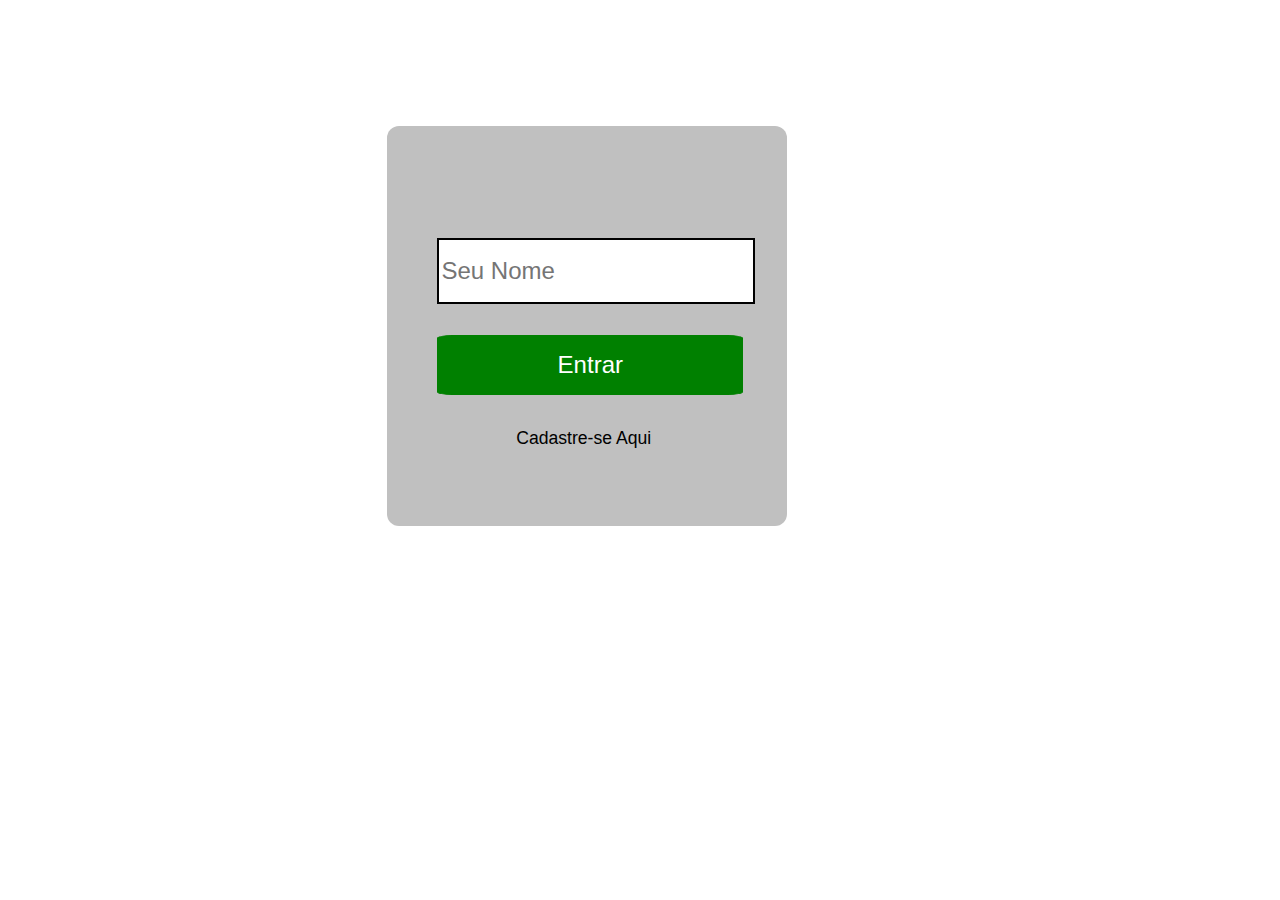
<file: foguete/index.html>
<!DOCTYPE html>
<html lang="en">
<head>
    <meta charset="UTF-8">
    <meta name="viewport" content="width=device-width, initial-scale=1.0">
    <title>Document</title>
    <link rel="stylesheet" type="text/css" href="css/style.css" />
</head>
<body>
    <div class="container">
        <div class="card">
            <div class="caixa">
                <input class="titulo" placeholder="Seu Nome">
                <button class="botao">
                    Entrar
                </button>
                <button class="cadastrar">
                    Cadastre-se Aqui

                </button>

            </div>


        </div>
    </div>
</body>
</html>
</file>
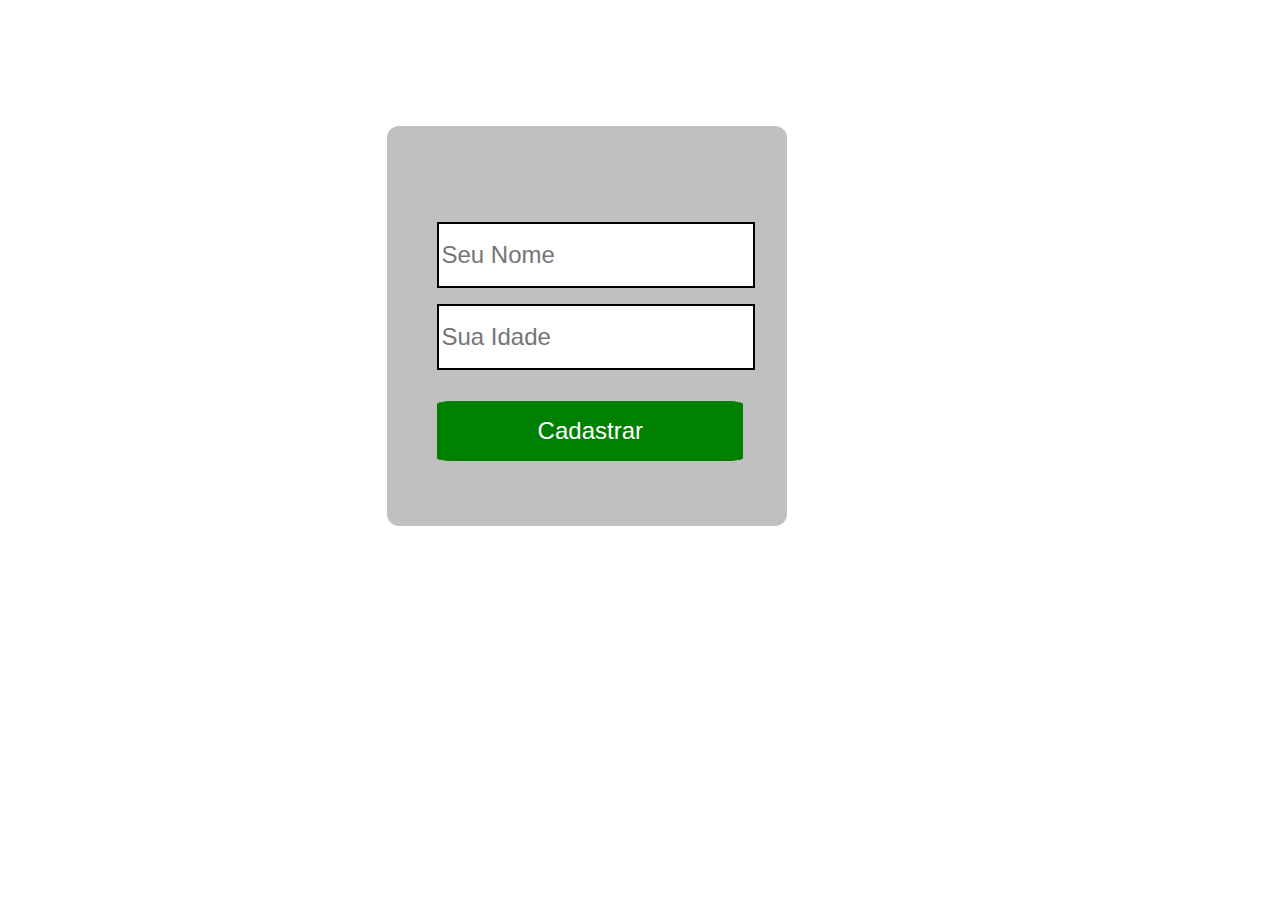
<file: foguete/cadastro.html>
<!DOCTYPE html>
<html lang="en">
<head>
    <meta charset="UTF-8">
    <meta name="viewport" content="width=device-width, initial-scale=1.0">
    <title>Document</title>
    <link rel="stylesheet" type="text/css" href="css/cadastro.css" />
</head>
<body>
    <div class="container">
        <div class="card">
            <div class="caixa">
                <input class="titulo" placeholder="Seu Nome">
                <input class="titulo" placeholder="Sua Idade">
                <button class="botao">
                    Cadastrar
                </button>

            </div>


        </div>
    </div>
</body>
</html>
</file>
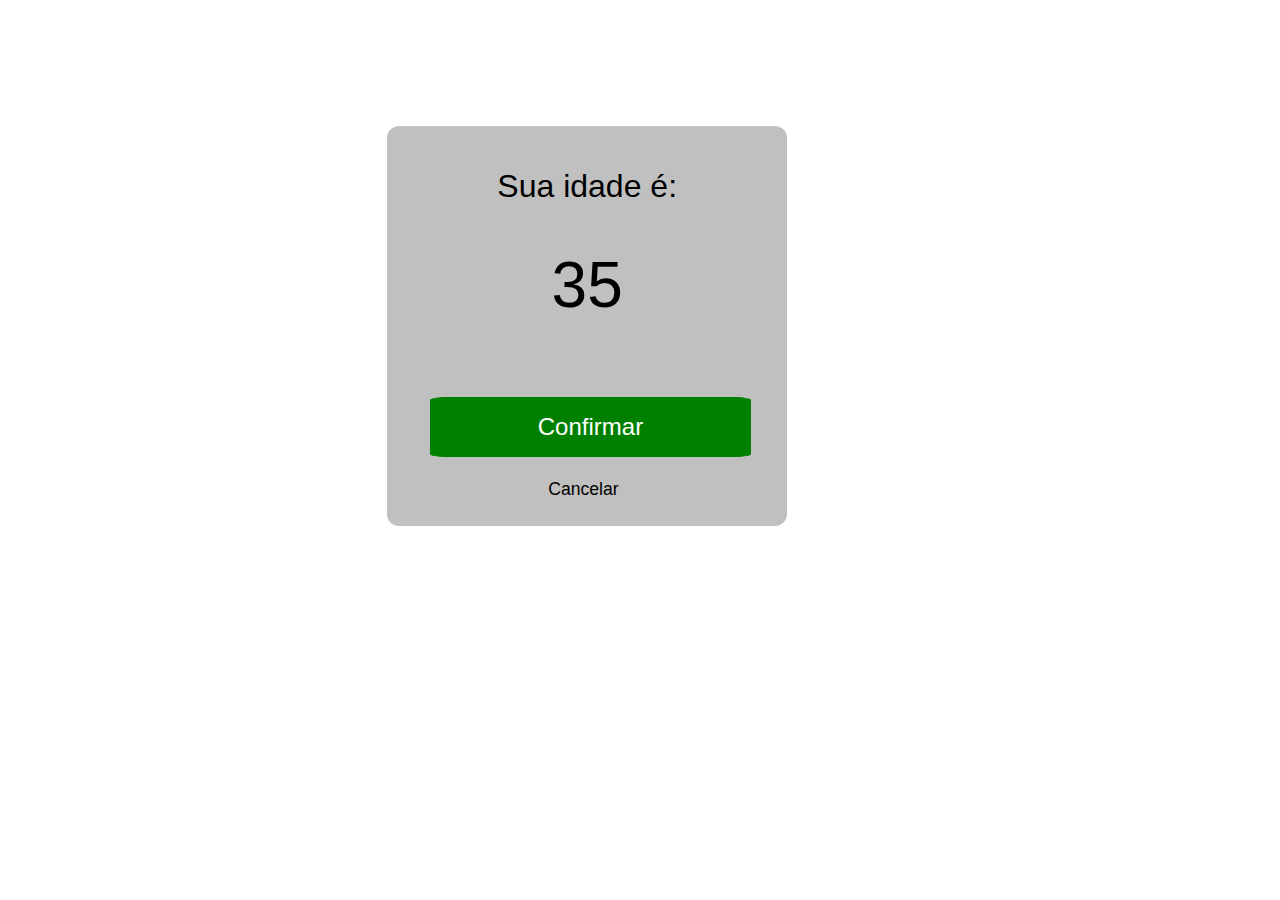
<file: foguete/idade.html>
<!DOCTYPE html>
<html lang="en">
<head>
    <meta charset="UTF-8">
    <meta name="viewport" content="width=device-width, initial-scale=1.0">
    <title>Document</title>
    <link rel="stylesheet" type="text/css" href="css/idade.css" />
</head>
<body>
    <div class="container">
        <div class="card">
            <div class="caixa">
                <h1 style="font-size: 2rem;">Sua idade é:</h1>
                <h1>35</h1>
                <button class="botao">
                    Confirmar
                </button>
                <button class="cadastrar">
                    Cancelar

                </button>

            </div>


        </div>
    </div>
</body>
</html>
</file>
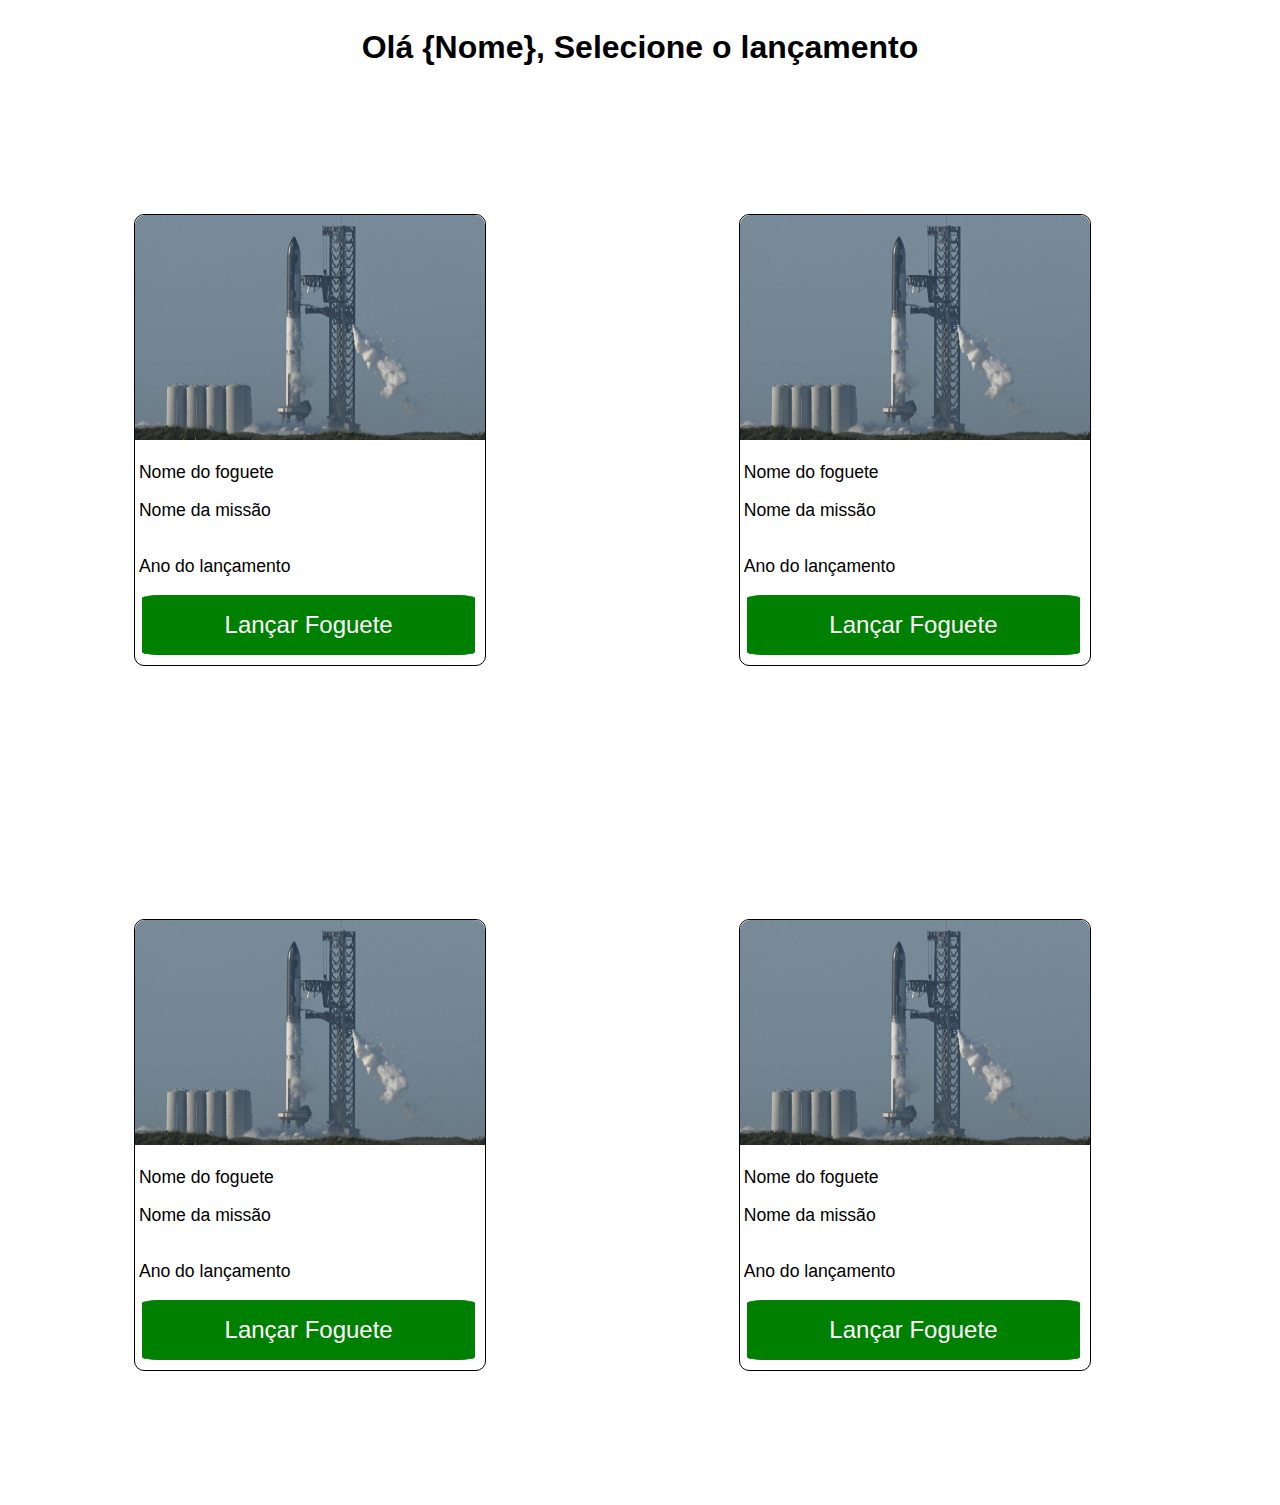
<file: foguete/lancamentos.html>
<!DOCTYPE html>
<html lang="en">
<head>
    <meta charset="UTF-8">
    <meta name="viewport" content="width=device-width, initial-scale=1.0">
    <title>Document</title>
    <link rel="stylesheet" type="text/css" href="css/lancamentos.css" />
</head>
<body>
    <div class="container">
        <h1>Olá {Nome}, Selecione o lançamento </h1>
        <div class="line">
            <div class="card">
                <img src="imagens/foguete.jpg" class="imagem" width="300" height="300">
                <p>Nome do foguete</p>
                <p>Nome da missão</p>
                <p style="margin-top: 10%;">Ano do lançamento</p>
                <button class="botao">Lançar Foguete</button>
            </div>   
            <div class="card">
                <img src="imagens/foguete.jpg" class="imagem" width="300" height="300">
                <p>Nome do foguete</p>
                <p>Nome da missão</p>
                <p style="margin-top: 10%;">Ano do lançamento</p>
                <button class="botao">Lançar Foguete</button>
            </div>   
            <div class="card">
                <img src="imagens/foguete.jpg" class="imagem" width="300" height="300">
                <p>Nome do foguete</p>
                <p>Nome da missão</p>
                <p style="margin-top: 10%;">Ano do lançamento</p>
                <button class="botao">Lançar Foguete</button>
            </div>   
            <div class="card">
                <img src="imagens/foguete.jpg" class="imagem" width="300" height="300">
                <p>Nome do foguete</p>
                <p>Nome da missão</p>
                <p style="margin-top: 10%;">Ano do lançamento</p>
                <button class="botao">Lançar Foguete</button>
            </div>   

        </div>

        </div>
    </div>
</body>
</html>
</file>
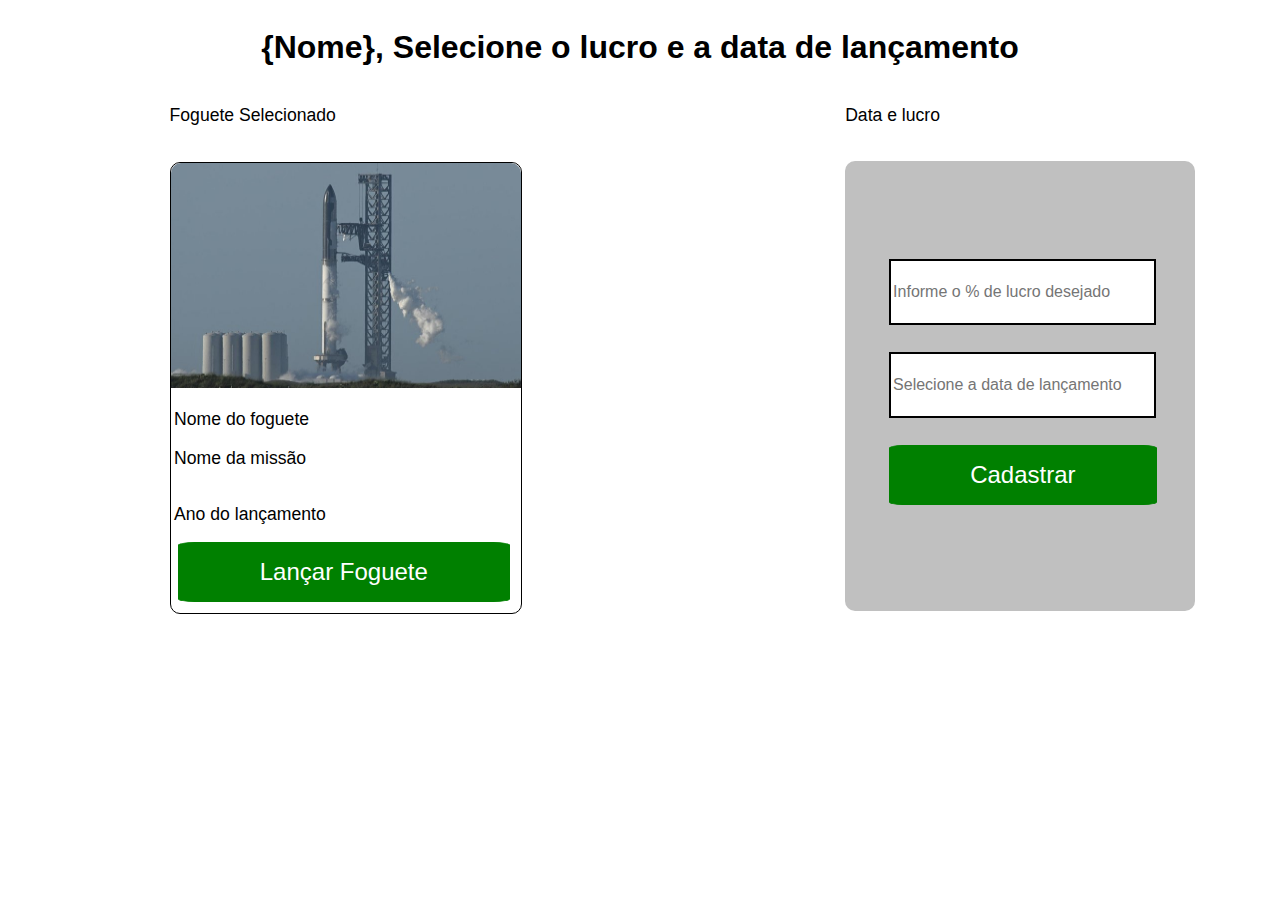
<file: foguete/selecionado.html>
<!DOCTYPE html>
<html lang="en">
<head>
    <meta charset="UTF-8">
    <meta name="viewport" content="width=device-width, initial-scale=1.0">
    <title>Document</title>
    <link rel="stylesheet" type="text/css" href="css/selecionado.css" />
</head>
<body>
    <div class="container">
        <h1>{Nome}, Selecione o lucro e a data de lançamento </h1>
        <div class="line">
            <div>
                <p style="margin-left: 10%;">Foguete Selecionado</p>
                <div class="card">
                    <img src="imagens/foguete.jpg" class="imagem" width="300" height="300">
                    <p>Nome do foguete</p>
                    <p>Nome da missão</p>
                    <p style="margin-top: 10%;">Ano do lançamento</p>
                    <button class="botao">Lançar Foguete</button>
                </div> 
            </div>
            <div style="margin-left: 10%;">
                <p style="margin-left: 70%;">Data e lucro</p>
                <div class="lucro">
                    <div class="caixa">
                        <input class="titulo" placeholder="Informe o % de lucro desejado">
                        <input class="titulo" placeholder="Selecione a data de lançamento">
                        <button class="confirma">
                            Cadastrar
                        </button>
        
                    </div> 

                </div>

            </div>
 

        </div>

        </div>
    </div>
</body>
</html>
</file>
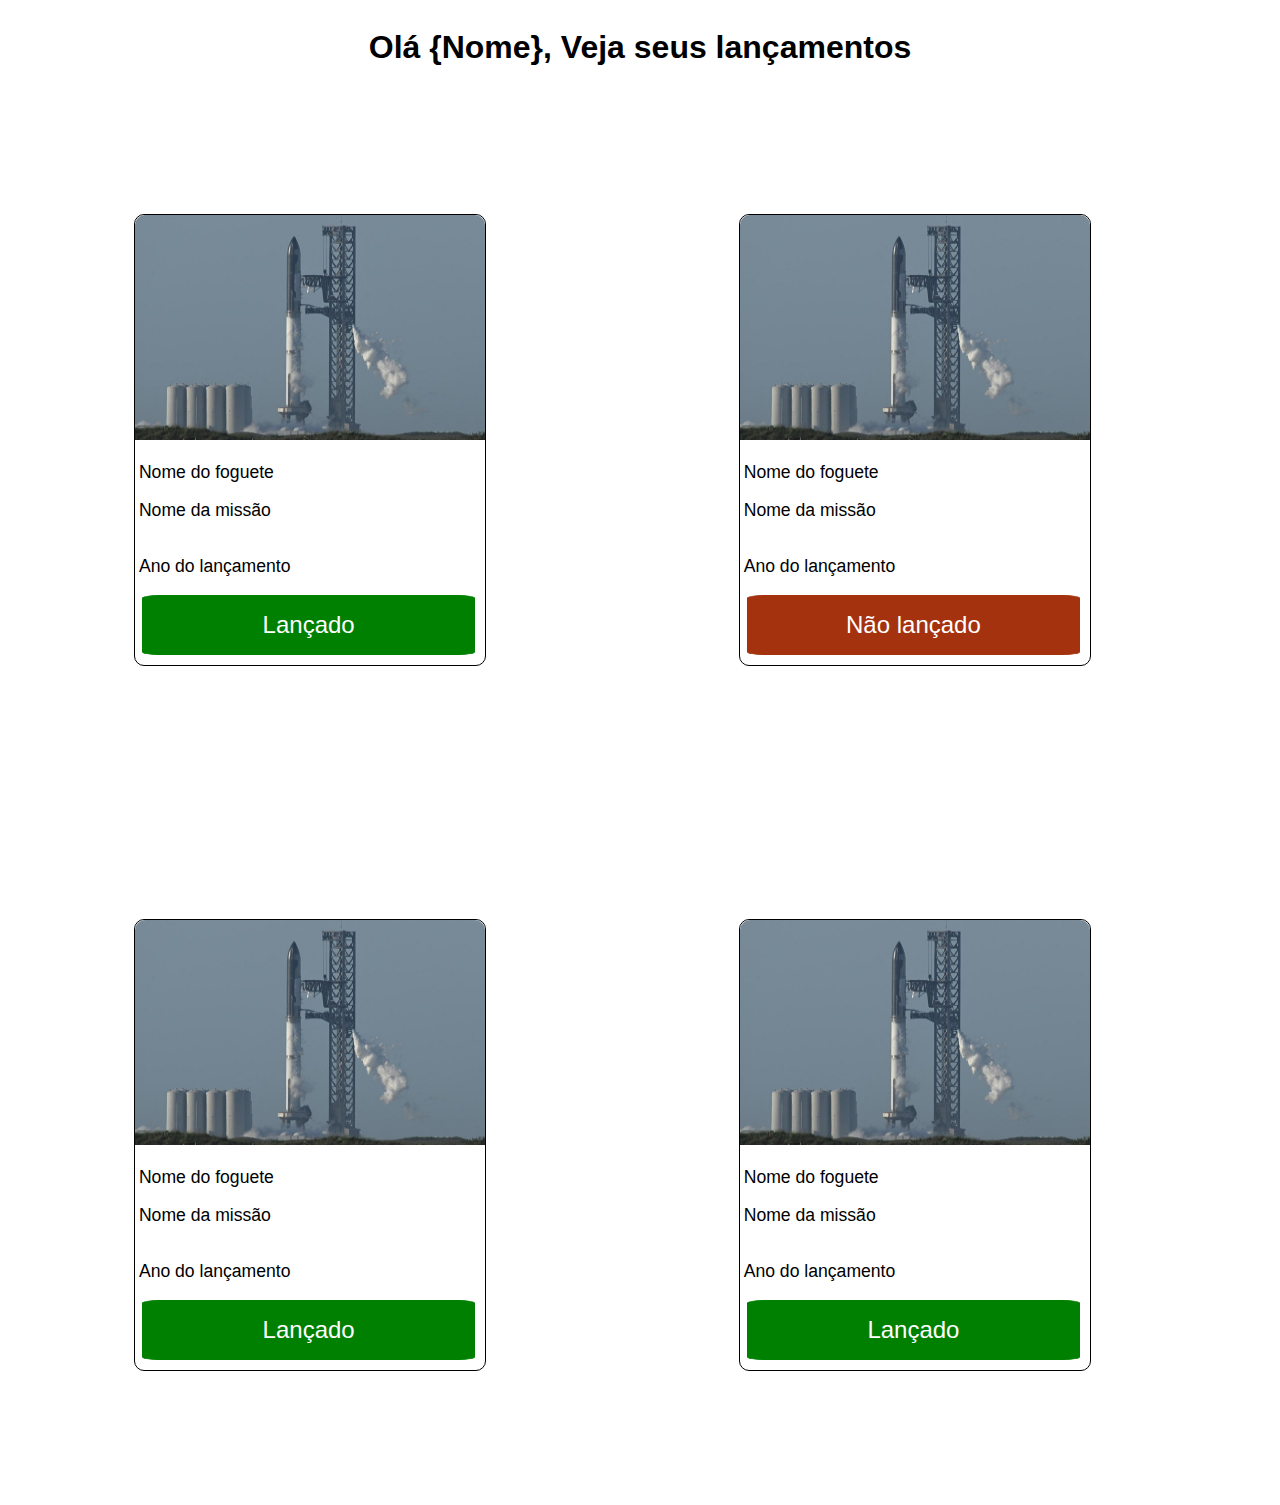
<file: foguete/visualisar.html>
<!DOCTYPE html>
<html lang="en">
<head>
    <meta charset="UTF-8">
    <meta name="viewport" content="width=device-width, initial-scale=1.0">
    <title>Document</title>
    <link rel="stylesheet" type="text/css" href="css/visualisar.css" />
</head>
<body>
    <div class="container">
        <h1>Olá {Nome}, Veja seus lançamentos </h1>
        <div class="line">
            <div class="card">
                <img src="imagens/foguete.jpg" class="imagem" width="300" height="300">
                <p>Nome do foguete</p>
                <p>Nome da missão</p>
                <p style="margin-top: 10%;">Ano do lançamento</p>
                <button class="botao">Lançado</button>
            </div>   
            <div class="card">
                <img src="imagens/foguete.jpg" class="imagem" width="300" height="300">
                <p>Nome do foguete</p>
                <p>Nome da missão</p>
                <p style="margin-top: 10%;">Ano do lançamento</p>
                <button class="negado">Não lançado</button>
            </div>   
            <div class="card">
                <img src="imagens/foguete.jpg" class="imagem" width="300" height="300">
                <p>Nome do foguete</p>
                <p>Nome da missão</p>
                <p style="margin-top: 10%;">Ano do lançamento</p>
                <button class="botao">Lançado</button>
            </div>   
            <div class="card">
                <img src="imagens/foguete.jpg" class="imagem" width="300" height="300">
                <p>Nome do foguete</p>
                <p>Nome da missão</p>
                <p style="margin-top: 10%;">Ano do lançamento</p>
                <button class="botao">Lançado</button>
            </div>   

        </div>

        </div>
    </div>
</body>
</html>
</file>
<file: foguete/css/style.css>
.container{
  align-items: center;
  align-content: center;
  justify-content: center;
  margin-top: 10%;
}
.card{
    height: 400px;
    width: 400px;
    background-color: rgb(192, 192, 192);
    border-radius: 3%;
    justify-content: center;
    margin-left: 30%;
}

.caixa{
    align-items: center;
    padding: 11%;
    padding-top: 20%;
    align-content: center;
    align-self: center;
    justify-content: center;
}
.titulo{
    font-family:Arial;
    font-size: 1.5rem;
    font-weight: lighter;
    color: black;
    border: 2px solid black;
    text-align:justify;
    height: 60px;
    margin-top: 10%;
    margin-left: 2%;

}
.botao{
    font-family:Arial;
    font-size: 1.5rem;
    font-weight: lighter;
    color: white;
    background-color: green;
    border: solid green 1px;
    border-radius: 5%;
    text-align: center;
    height: 60px;
    width: 98%;
    margin-top: 10%;
    margin-left: 2%;
    align-self:center;
    cursor: pointer;
}
.cadastrar{
    font-family:Arial;
    font-size: 1.1rem;
    font-weight: lighter;
    background-color: rgb(192, 192, 192);
    border: solid rgb(192, 192, 192) 1px;
    text-align: center;
    align-self: center;
    margin-top: 10%;
    margin-left: 25%;
    cursor: pointer;
}
h1{
    font-family:Arial;
    font-size: 3rem;
    text-align: center;
    font-weight: lighter;
}
</file>
<file: foguete/css/cadastro.css>
.container{
    align-items: center;
    align-content: center;
    justify-content: center;
    margin-top: 10%;
  }
  .card{
      height: 400px;
      width: 400px;
      background-color: rgb(192, 192, 192);
      border-radius: 3%;
      justify-content: center;
      margin-left: 30%;
  }
  
  .caixa{
      align-items: center;
      padding: 11%;
      padding-top: 20%;
      align-content: center;
      align-self: center;
      justify-content: center;
  }
  .titulo{
      font-family:Arial;
      font-size: 1.5rem;
      font-weight: lighter;
      color: black;
      border: 2px solid black;
      text-align:justify;
      height: 60px;
      margin-top: 5%;
      margin-left: 2%;
  
  }
  .botao{
        font-family:Arial;
        font-size: 1.5rem;
        font-weight: lighter;
        color: white;
        background-color: green;
        border: solid green 1px;
        border-radius: 5%;
        text-align: center;
        height: 60px;
        width: 98%;
        margin-top: 10%;
        margin-left: 2%;
        align-self:center;
        cursor: pointer;
  }
  .cadastrar{
        font-family:Arial;
        font-size: 1.1rem;
        font-weight: lighter;
        background-color: rgb(192, 192, 192);
        border: solid rgb(192, 192, 192) 1px;
        text-align: center;
        align-self: center;
        margin-top: 6%;
        margin-left: 36%;
        cursor: pointer;
  }
</file>
<file: foguete/css/idade.css>
.container{
    align-items: center;
    align-content: center;
    justify-content: center;
    margin-top: 10%;
  }
  .card{
      height: 400px;
      width: 400px;
      background-color: rgb(192, 192, 192);
      border-radius: 3%;
      justify-content: center;
      margin-left: 30%;
  }
  
  .caixa{
      align-items: center;
      padding: 9%;
      padding-top: 5%;
      align-content: center;
      align-self: center;
      justify-content: center;
  }
  .titulo{
      font-family:Arial;
      font-size: 1.5rem;
      font-weight: lighter;
      color: black;
      border: 2px solid black;
      text-align:justify;
      height: 60px;
      margin-top: 10%;
  
  }
  .botao{
      font-family:Arial;
      font-size: 1.5rem;
      font-weight: lighter;
      color: white;
      background-color: green;
      border: solid green 1px;
      border-radius: 5%;
      text-align: center;
      height: 60px;
      width: 98%;
      margin-top: 10%;
      margin-left: 2%;
      align-self:center;
      cursor: pointer;
  }
  .cadastrar{
      font-family:Arial;
      font-size: 1.1rem;
      font-weight: lighter;
      background-color: rgb(192, 192, 192);
      border: solid rgb(192, 192, 192) 1px;
      text-align: center;
      align-self: center;
      margin-top: 6%;
      margin-left: 36%;
      cursor: pointer;
  }
  h1{
      font-family:Arial;
      font-size: 4rem;
      text-align: center;
      font-weight: lighter;
  }
</file>
<file: foguete/css/lancamentos.css>
h1{
    font-family: Arial;
    text-align: center;
}

.container{
    align-items: center;
    align-content: center;
    justify-content: center;
}
.line{
    flex-direction: row;
    display: flex;
    flex-wrap: wrap;
}

.card{
    border: 1px solid black;
    height: 450px;
    width: 350px;
    margin: 10%;
    border-radius: 10px;
}
.imagem{
    width: 100%;
    max-width: 350px;
    height: 50%;
    background-color: black;
    border-radius: 10px 10px 0px 0px;
}

p{
    font-family:Arial;
    font-size: 1.1rem;
    font-weight: lighter;
    margin-left: 1%;
}
.botao{
    font-family:Arial;
    font-size: 1.5rem;
    font-weight: lighter;
    color: white;
    background-color: green;
    border: solid green 1px;
    border-radius: 5%;
    text-align: center;
    height: 60px;
    width: 95%;
    margin-left: 2%;
    align-self:center;
    cursor: pointer;
}
</file>
<file: foguete/css/selecionado.css>
h1{
    font-family: Arial;
    text-align: center;
}

.container{
    align-items: center;
    align-content: center;
    justify-content: center;
}
.line{
    flex-direction: row;
    display: flex;
    flex-wrap: wrap;
    padding-left: 10%;
}

.card{
    border: 1px solid black;
    height: 450px;
    width: 350px;
    margin: 10%;
    border-radius: 10px;
}
.imagem{
    width: 100%;
    max-width: 350px;
    height: 50%;
    background-color: black;
    border-radius: 10px 10px 0px 0px;
}

p{
    font-family:Arial;
    font-size: 1.1rem;
    font-weight: lighter;
    margin-left: 1%;
}
.botao{
    font-family:Arial;
    font-size: 1.5rem;
    font-weight: lighter;
    color: white;
    background-color: green;
    border: solid green 1px;
    border-radius: 5%;
    text-align: center;
    height: 60px;
    width: 95%;
    margin-left: 2%;
    align-self:center;
    cursor: pointer;
}
.caixa{
    align-items: center;
    padding: 11%;
    padding-top: 20%;
    align-content: center;
    align-self: center;
    justify-content: center;
}
.titulo{
    font-family:Arial;
    font-size: 1rem;
    font-weight: lighter;
    color: black;
    border: 2px solid black;
    text-align:justify;
    height: 60px;
    width: 95%;
    margin-left: 2%;
    align-self:center;
    margin-top: 10%;

}
.confirma{
      font-family:Arial;
      font-size: 1.5rem;
      font-weight: lighter;
      color: white;
      background-color: green;
      border: solid green 1px;
      border-radius: 5%;
      text-align: center;
      height: 60px;
      width: 98%;
      margin-top: 10%;
      margin-left: 2%;
      align-self:center;
      cursor: pointer;
}
.cadastrar{
      font-family:Arial;
      font-size: 1.1rem;
      font-weight: lighter;
      background-color: rgb(192, 192, 192);
      border: solid rgb(192, 192, 192) 1px;
      text-align: center;
      align-self: center;
      margin-top: 6%;
      margin-left: 36%;
      cursor: pointer;
}
.lucro{
    background-color: rgb(192, 192, 192);
    height: 450px;
    width: 350px;
    margin: 10%;
    border-radius: 10px;
    margin-left: 70%;
}
</file>
<file: foguete/css/visualisar.css>
h1{
    font-family: Arial;
    text-align: center;
}

.container{
    align-items: center;
    align-content: center;
    justify-content: center;
}
.line{
    flex-direction: row;
    display: flex;
    flex-wrap: wrap;
}

.card{
    border: 1px solid black;
    height: 450px;
    width: 350px;
    margin: 10%;
    border-radius: 10px;
}
.imagem{
    width: 100%;
    max-width: 350px;
    height: 50%;
    background-color: black;
    border-radius: 10px 10px 0px 0px;
}

p{
    font-family:Arial;
    font-size: 1.1rem;
    font-weight: lighter;
    margin-left: 1%;
}
.botao{
    font-family:Arial;
    font-size: 1.5rem;
    font-weight: lighter;
    color: white;
    background-color: green;
    border: solid green 1px;
    border-radius: 5%;
    text-align: center;
    height: 60px;
    width: 95%;
    margin-left: 2%;
    align-self:center;
    cursor: pointer;
}
.negado{
    font-family:Arial;
    font-size: 1.5rem;
    font-weight: lighter;
    color: white;
    background-color: rgb(165, 50, 15);
    border: solid rgb(165, 50, 15) 1px;
    border-radius: 5%;
    text-align: center;
    height: 60px;
    width: 95%;
    margin-left: 2%;
    align-self:center;
    cursor: pointer;
}
</file>
